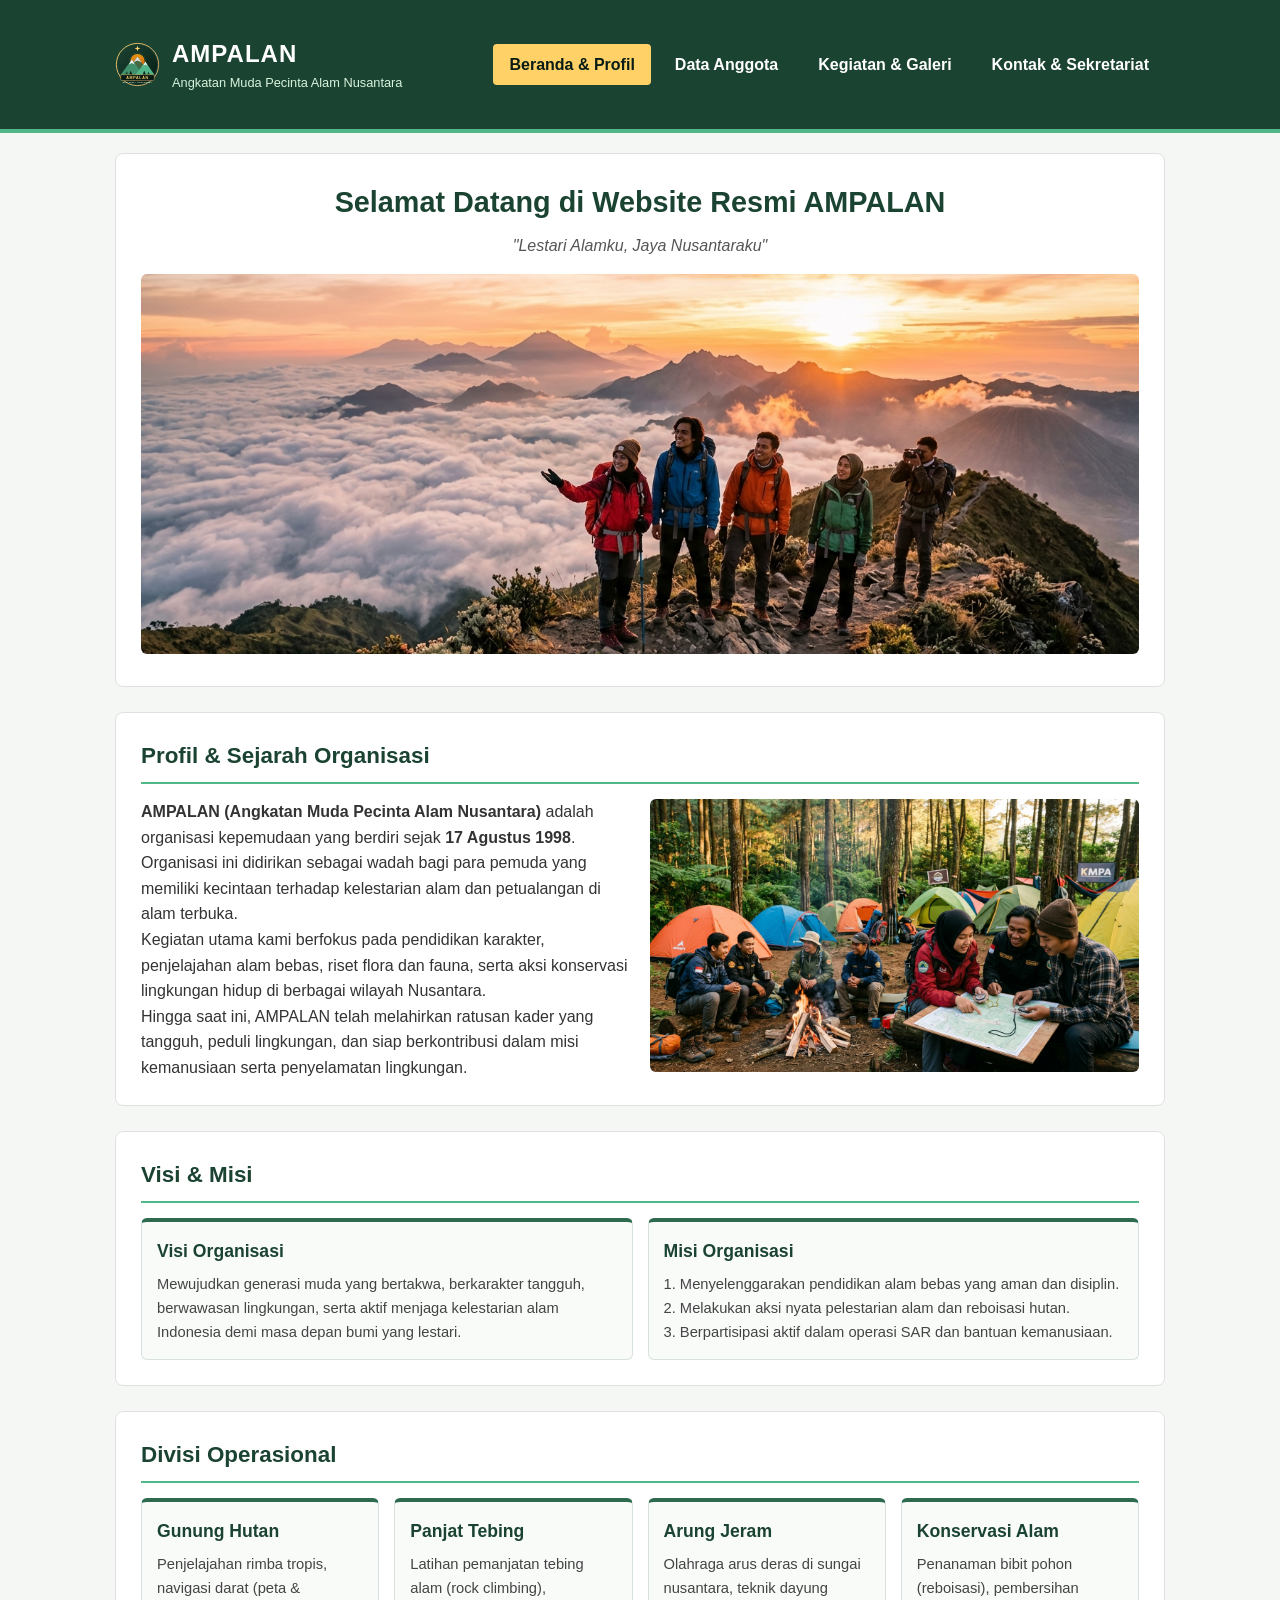
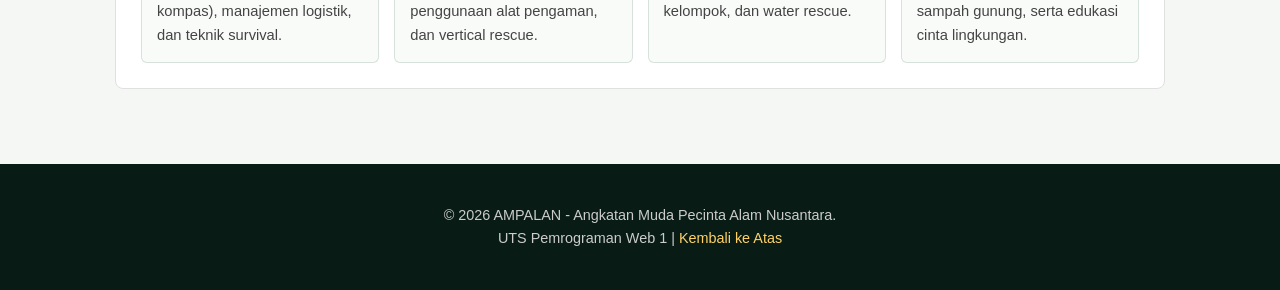
<file: index.html>
<!DOCTYPE html>
<html lang="id">
<head>
  <meta charset="UTF-8">
  <meta name="viewport" content="width=device-width, initial-scale=1.0">
  <title>Profil Organisasi AMPALAN - Angkatan Muda Pecinta Alam Nusantara</title>
  <link rel="stylesheet" href="assets/css/style.css">
</head>
<body>

  <header>
    <div class="container header-wrapper">
      <!-- Komponen Logo dan Nama Organisasi -->
      <div class="logo-area">
        <img src="assets/images/logo.svg" alt="Logo AMPALAN">
        <div>
          <h1>AMPALAN</h1>
          <p>Angkatan Muda Pecinta Alam Nusantara</p>
        </div>
      </div>

      <nav>
        <ul>
          <li><a href="index.html" class="active">Beranda & Profil</a></li>
          <li><a href="anggota.html">Data Anggota</a></li>
          <li><a href="kegiatan.html">Kegiatan & Galeri</a></li>
          <li><a href="kontak.html">Kontak & Sekretariat</a></li>
        </ul>
      </nav>
    </div>
  </header>

  <main class="container">

    <div class="banner">
      <h2>Selamat Datang di Website Resmi AMPALAN</h2>
      <p><em>"Lestari Alamku, Jaya Nusantaraku"</em></p>
      <img src="assets/images/puncak.jpg" alt="Pendaki AMPALAN di Puncak Gunung Nusantara">
    </div>

    <section>
      <h2 class="section-title">Profil & Sejarah Organisasi</h2>
      <div class="profil-content">
        <div class="profil-teks">
          <p>
            <strong>AMPALAN (Angkatan Muda Pecinta Alam Nusantara)</strong> adalah organisasi kepemudaan yang berdiri sejak <strong>17 Agustus 1998</strong>. Organisasi ini didirikan sebagai wadah bagi para pemuda yang memiliki kecintaan terhadap kelestarian alam dan petualangan di alam terbuka.
          </p>
          <p>
            Kegiatan utama kami berfokus pada pendidikan karakter, penjelajahan alam bebas, riset flora dan fauna, serta aksi konservasi lingkungan hidup di berbagai wilayah Nusantara.
          </p>
          <p>
            Hingga saat ini, AMPALAN telah melahirkan ratusan kader yang tangguh, peduli lingkungan, dan siap berkontribusi dalam misi kemanusiaan serta penyelamatan lingkungan.
          </p>
        </div>

        <div class="profil-gambar">
          <img src="assets/images/tentang.jpg" alt="Kegiatan Orientasi dan Navigasi Darat AMPALAN">
        </div>
      </div>
    </section>

    <section>
      <h2 class="section-title">Visi & Misi</h2>
      <div class="card-container">
        <!-- Card Visi -->
        <div class="card">
          <h3>Visi Organisasi</h3>
          <p>
            Mewujudkan generasi muda yang bertakwa, berkarakter tangguh, berwawasan lingkungan, serta aktif menjaga kelestarian alam Indonesia demi masa depan bumi yang lestari.
          </p>
        </div>

        <div class="card">
          <h3>Misi Organisasi</h3>
          <p>1. Menyelenggarakan pendidikan alam bebas yang aman dan disiplin.</p>
          <p>2. Melakukan aksi nyata pelestarian alam dan reboisasi hutan.</p>
          <p>3. Berpartisipasi aktif dalam operasi SAR dan bantuan kemanusiaan.</p>
        </div>
      </div>
    </section>

    <section>
      <h2 class="section-title">Divisi Operasional</h2>
      <div class="card-container">
        <div class="card">
          <h3>Gunung Hutan</h3>
          <p>Penjelajahan rimba tropis, navigasi darat (peta & kompas), manajemen logistik, dan teknik survival.</p>
        </div>
        <div class="card">
          <h3>Panjat Tebing</h3>
          <p>Latihan pemanjatan tebing alam (rock climbing), penggunaan alat pengaman, dan vertical rescue.</p>
        </div>
        <div class="card">
          <h3>Arung Jeram</h3>
          <p>Olahraga arus deras di sungai nusantara, teknik dayung kelompok, dan water rescue.</p>
        </div>
        <div class="card">
          <h3>Konservasi Alam</h3>
          <p>Penanaman bibit pohon (reboisasi), pembersihan sampah gunung, serta edukasi cinta lingkungan.</p>
        </div>
      </div>
    </section>

  </main>

  <footer>
    <div class="container">
      <p>&copy; 2026 AMPALAN - Angkatan Muda Pecinta Alam Nusantara.</p>
      <p>UTS Pemrograman Web 1 | <a href="index.html">Kembali ke Atas</a></p>
    </div>
  </footer>

</body>
</html>
</file>
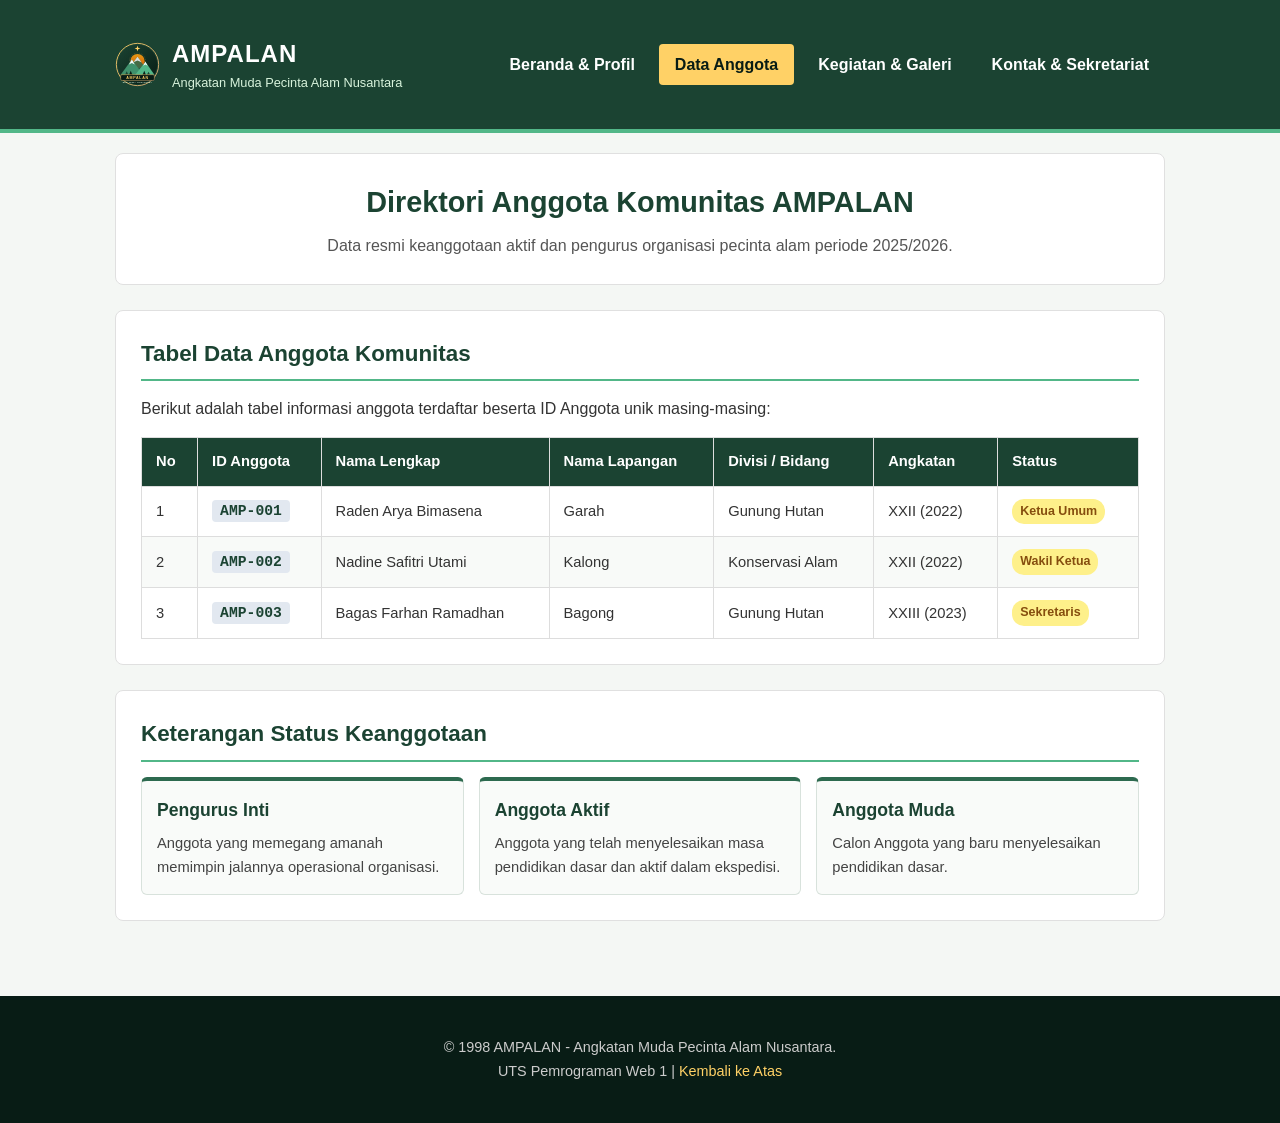
<file: anggota.html>
<!DOCTYPE html>
<html lang="id">
<head>
  <meta charset="UTF-8">
  <meta name="viewport" content="width=device-width, initial-scale=1.0">
  <title>Data Anggota Komunitas - AMPALAN</title>
  <link rel="stylesheet" href="assets/css/style.css">
</head>
<body>

  <header>
    <div class="container header-wrapper">
      <div class="logo-area">
        <img src="assets/images/logo.svg" alt="Logo AMPALAN">
        <div>
          <h1>AMPALAN</h1>
          <p>Angkatan Muda Pecinta Alam Nusantara</p>
        </div>
      </div>

      <nav>
        <ul>
          <li><a href="index.html">Beranda & Profil</a></li>
          <li><a href="anggota.html" class="active">Data Anggota</a></li>
          <li><a href="kegiatan.html">Kegiatan & Galeri</a></li>
          <li><a href="kontak.html">Kontak & Sekretariat</a></li>
        </ul>
      </nav>
    </div>
  </header>

  <main class="container">

    
    <div class="banner">
      <h2>Direktori Anggota Komunitas AMPALAN</h2>
      <p>Data resmi keanggotaan aktif dan pengurus organisasi pecinta alam periode 2025/2026.</p>
    </div>

    <section>
      <h2 class="section-title">Tabel Data Anggota Komunitas</h2>
      <p>Berikut adalah tabel informasi anggota terdaftar beserta ID Anggota unik masing-masing:</p>

      <div class="table-wrapper">
        <table>
          <thead>
            <tr>
              <th>No</th>
              <th>ID Anggota</th>
              <th>Nama Lengkap</th>
              <th>Nama Lapangan</th>
              <th>Divisi / Bidang</th>
              <th>Angkatan</th>
              <th>Status</th>
            </tr>
          </thead>
          <tbody>
            <tr>
              <td>1</td>
              <td><span class="id-badge">AMP-001</span></td>
              <td>Raden Arya Bimasena</td>
              <td>Garah</td>
              <td>Gunung Hutan</td>
              <td>XXII (2022)</td>
              <td><span class="status-badge inti">Ketua Umum</span></td>
            </tr>
            <tr>
              <td>2</td>
              <td><span class="id-badge">AMP-002</span></td>
              <td>Nadine Safitri Utami</td>
              <td>Kalong</td>
              <td>Konservasi Alam</td>
              <td>XXII (2022)</td>
              <td><span class="status-badge inti">Wakil Ketua</span></td>
            </tr>
            <tr>
              <td>3</td>
              <td><span class="id-badge">AMP-003</span></td>
              <td>Bagas Farhan Ramadhan</td>
              <td>Bagong</td>
              <td>Gunung Hutan</td>
              <td>XXIII (2023)</td>
              <td><span class="status-badge inti">Sekretaris</span></td>
            </tr>
          </tbody>
        </table>
      </div>
    </section>

    <section>
      <h2 class="section-title">Keterangan Status Keanggotaan</h2>
      <div class="card-container">
        <div class="card">
          <h3>Pengurus Inti</h3>
          <p>Anggota yang memegang amanah memimpin jalannya operasional organisasi.</p>
        </div>
        <div class="card">
          <h3>Anggota Aktif</h3>
          <p>Anggota yang telah menyelesaikan masa pendidikan dasar dan aktif dalam ekspedisi.</p>
        </div>
        <div class="card">
          <h3>Anggota Muda</h3>
          <p>Calon Anggota yang baru menyelesaikan pendidikan dasar.</p>
        </div>
      </div>
    </section>

  </main>

  <footer>
    <div class="container">
      <p>&copy; 1998 AMPALAN - Angkatan Muda Pecinta Alam Nusantara.</p>
      <p>UTS Pemrograman Web 1 | <a href="anggota.html">Kembali ke Atas</a></p>
    </div>
  </footer>

</body>
</html>
</file>
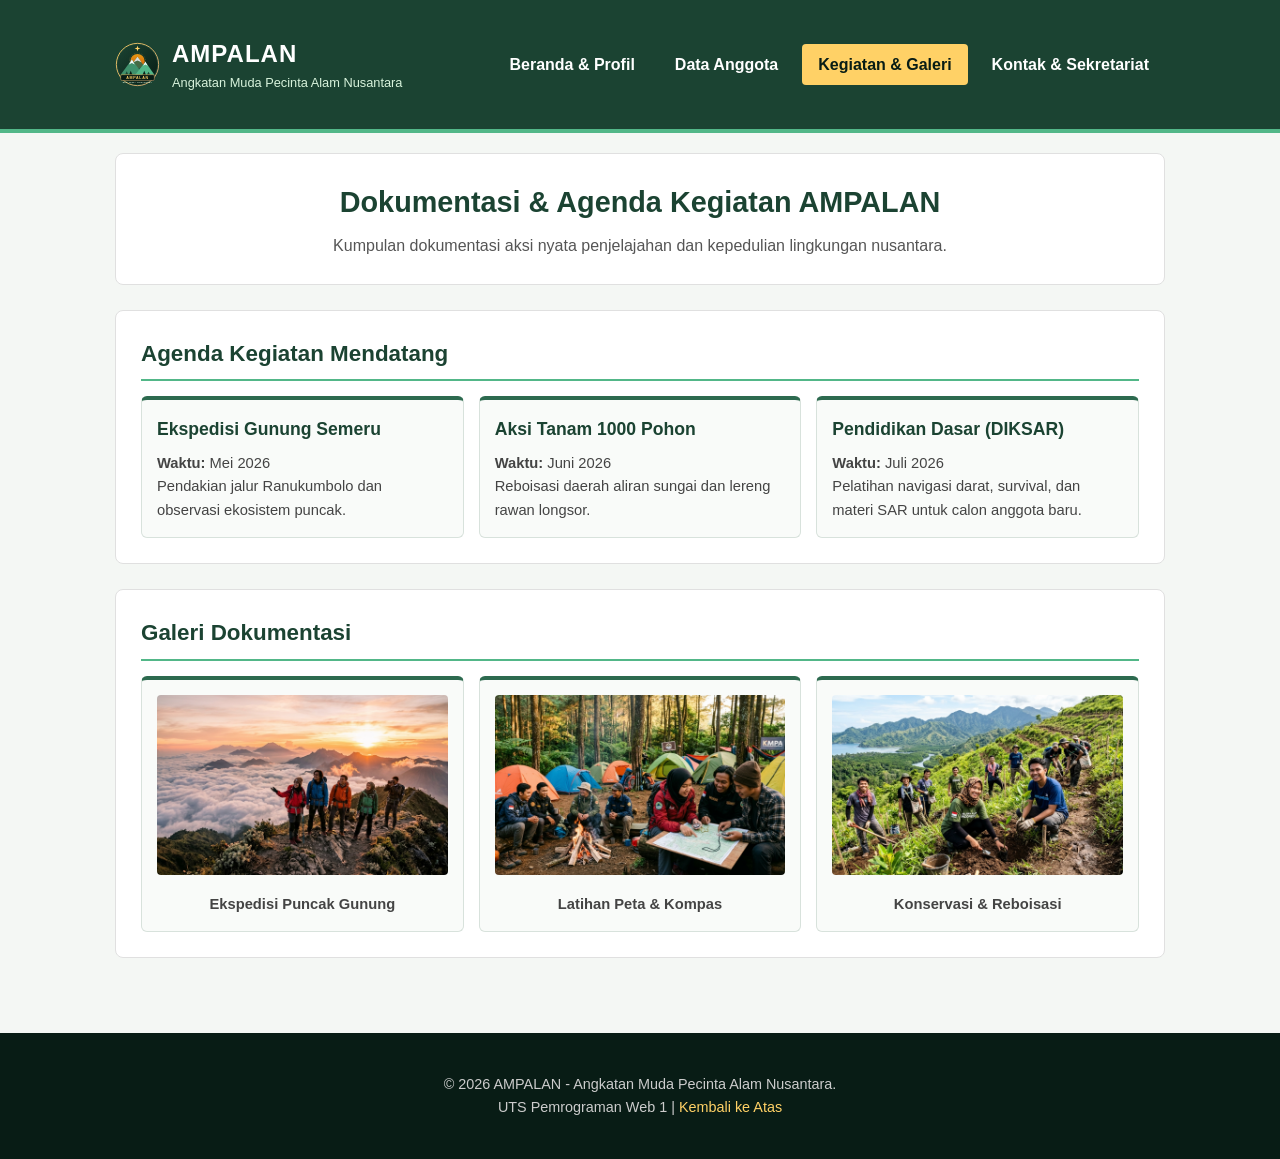
<file: kegiatan.html>
<!DOCTYPE html>
<html lang="id">
<head>
  <meta charset="UTF-8">
  <meta name="viewport" content="width=device-width, initial-scale=1.0">
  <title>Kegiatan & Galeri - AMPALAN</title>
  <link rel="stylesheet" href="assets/css/style.css">
</head>
<body>

  <header>
    <div class="container header-wrapper">
      <div class="logo-area">
        <img src="assets/images/logo.svg" alt="Logo AMPALAN">
        <div>
          <h1>AMPALAN</h1>
          <p>Angkatan Muda Pecinta Alam Nusantara</p>
        </div>
      </div>

      <nav>
        <ul>
          <li><a href="index.html">Beranda & Profil</a></li>
          <li><a href="anggota.html">Data Anggota</a></li>
          <li><a href="kegiatan.html" class="active">Kegiatan & Galeri</a></li>
          <li><a href="kontak.html">Kontak & Sekretariat</a></li>
        </ul>
      </nav>
    </div>
  </header>

  <main class="container">

    <div class="banner">
      <h2>Dokumentasi & Agenda Kegiatan AMPALAN</h2>
      <p>Kumpulan dokumentasi aksi nyata penjelajahan dan kepedulian lingkungan nusantara.</p>
    </div>

    <section>
      <h2 class="section-title">Agenda Kegiatan Mendatang</h2>
      <div class="card-container">
        <div class="card">
          <h3>Ekspedisi Gunung Semeru</h3>
          <p><strong>Waktu:</strong> Mei 2026</p>
          <p>Pendakian jalur Ranukumbolo dan observasi ekosistem puncak.</p>
        </div>
        <div class="card">
          <h3>Aksi Tanam 1000 Pohon</h3>
          <p><strong>Waktu:</strong> Juni 2026</p>
          <p>Reboisasi daerah aliran sungai dan lereng rawan longsor.</p>
        </div>
        <div class="card">
          <h3>Pendidikan Dasar (DIKSAR)</h3>
          <p><strong>Waktu:</strong> Juli 2026</p>
          <p>Pelatihan navigasi darat, survival, dan materi SAR untuk calon anggota baru.</p>
        </div>
      </div>
    </section>

    <section>
      <h2 class="section-title">Galeri Dokumentasi</h2>
      <div class="card-container">
        <div class="card" style="text-align: center;">
          <img src="assets/images/puncak.jpg" alt="Ekspedisi Puncak" style="width: 100%; height: 180px; object-fit: cover; border-radius: 4px;">
          <p style="margin-top: 10px; font-weight: 600;">Ekspedisi Puncak Gunung</p>
        </div>
        <div class="card" style="text-align: center;">
          <img src="assets/images/tentang.jpg" alt="Latihan Navigasi" style="width: 100%; height: 180px; object-fit: cover; border-radius: 4px;">
          <p style="margin-top: 10px; font-weight: 600;">Latihan Peta & Kompas</p>
        </div>
        <div class="card" style="text-align: center;">
          <img src="assets/images/tanam.jpg" alt="Aksi Penanaman Pohon" style="width: 100%; height: 180px; object-fit: cover; border-radius: 4px;">
          <p style="margin-top: 10px; font-weight: 600;">Konservasi & Reboisasi</p>
        </div>
      </div>
    </section>

  </main>

  <footer>
    <div class="container">
      <p>&copy; 2026 AMPALAN - Angkatan Muda Pecinta Alam Nusantara.</p>
      <p>UTS Pemrograman Web 1 | <a href="kegiatan.html">Kembali ke Atas</a></p>
    </div>
  </footer>

</body>
</html>
</file>
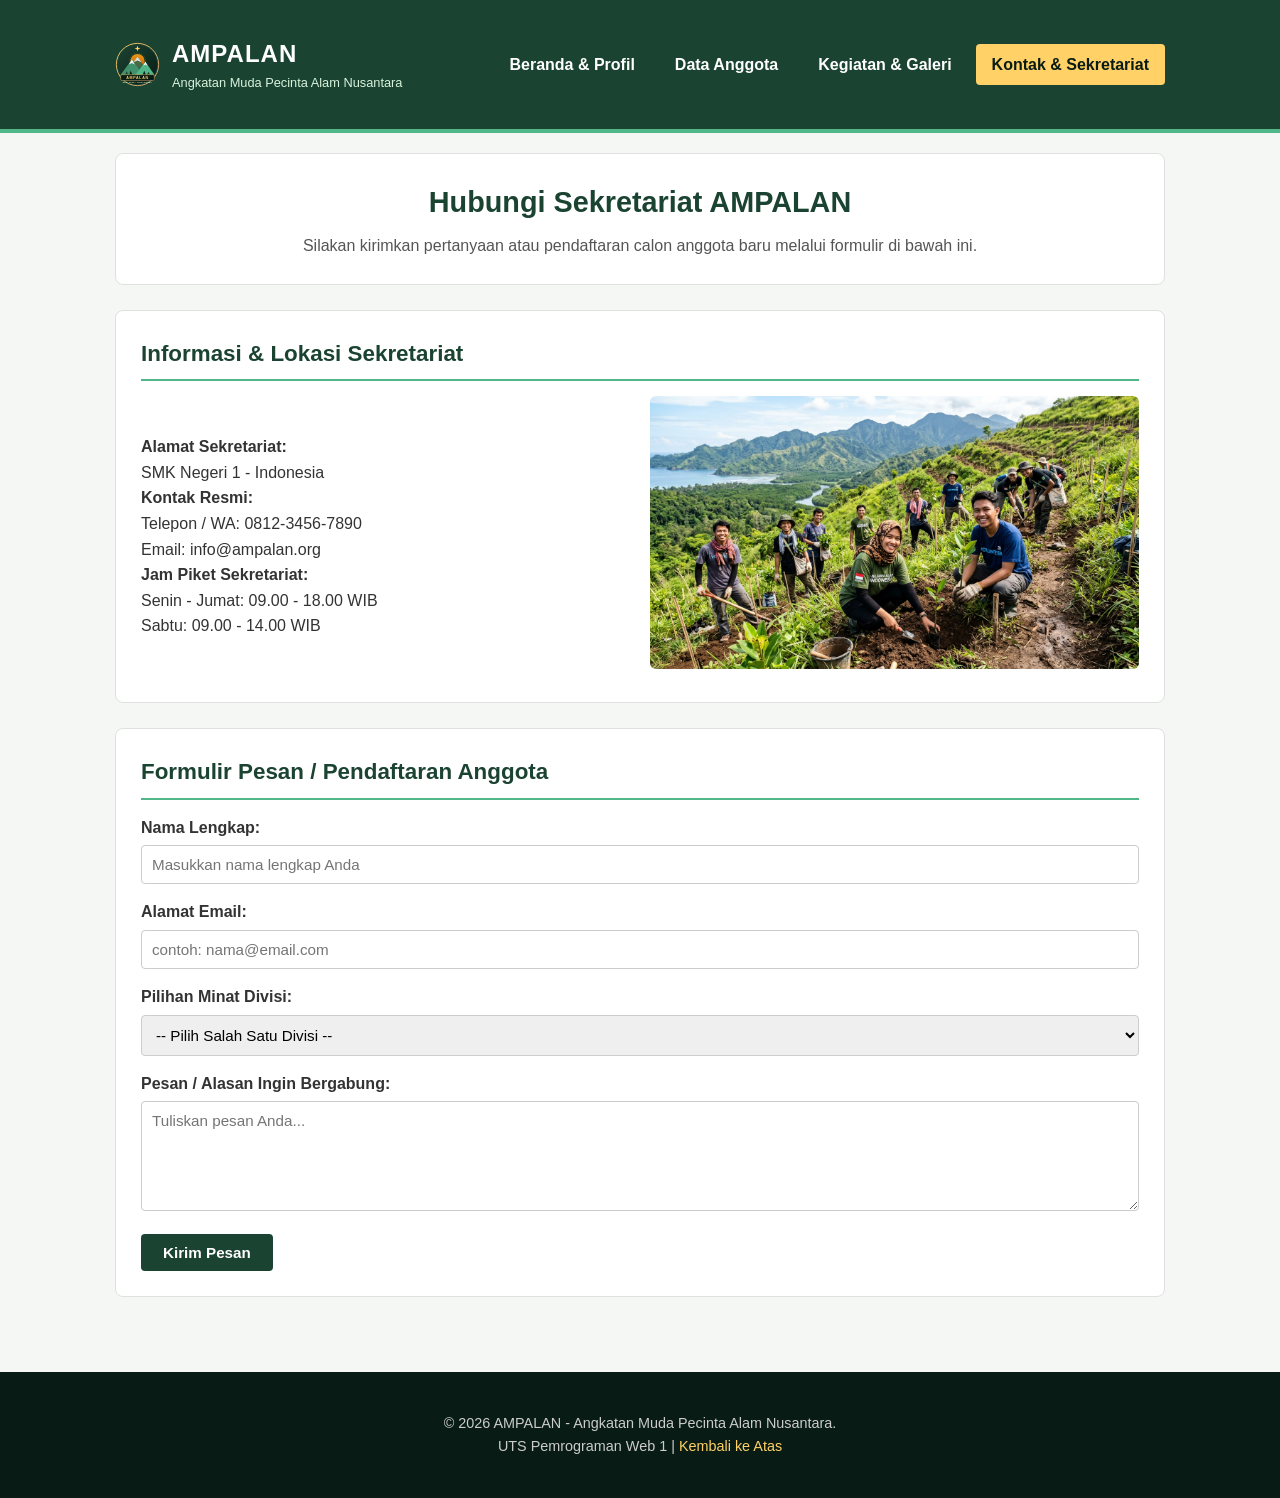
<file: kontak.html>
<!DOCTYPE html>
<html lang="id">
<head>
  <meta charset="UTF-8">
  <meta name="viewport" content="width=device-width, initial-scale=1.0">
  <title>Kontak & Sekretariat - AMPALAN</title>
  <link rel="stylesheet" href="assets/css/style.css">
</head>
<body>

  <header>
    <div class="container header-wrapper">
      <div class="logo-area">
        <img src="assets/images/logo.svg" alt="Logo AMPALAN">
        <div>
          <h1>AMPALAN</h1>
          <p>Angkatan Muda Pecinta Alam Nusantara</p>
        </div>
      </div>

      <nav>
        <ul>
          <li><a href="index.html">Beranda & Profil</a></li>
          <li><a href="anggota.html">Data Anggota</a></li>
          <li><a href="kegiatan.html">Kegiatan & Galeri</a></li>
          <li><a href="kontak.html" class="active">Kontak & Sekretariat</a></li>
        </ul>
      </nav>
    </div>
  </header>

  <main class="container">

    <div class="banner">
      <h2>Hubungi Sekretariat AMPALAN</h2>
      <p>Silakan kirimkan pertanyaan atau pendaftaran calon anggota baru melalui formulir di bawah ini.</p>
    </div>

    <section>
      <h2 class="section-title">Informasi & Lokasi Sekretariat</h2>
      <div class="profil-content">

        <div class="profil-teks">
          <p><strong>Alamat Sekretariat:</strong><br>
          SMK Negeri 1 - Indonesia</p>
          
          <p><strong>Kontak Resmi:</strong><br>
          Telepon / WA: 0812-3456-7890<br>
          Email: info@ampalan.org</p>

          <p><strong>Jam Piket Sekretariat:</strong><br>
          Senin - Jumat: 09.00 - 18.00 WIB<br>
          Sabtu: 09.00 - 14.00 WIB</p>
        </div>

        <div class="profil-gambar">
          <img src="assets/images/tanam.jpg" alt="Aksi Penanaman Pohon AMPALAN">
        </div>
      </div>
    </section>

    <section>
      <h2 class="section-title">Formulir Pesan / Pendaftaran Anggota</h2>
      <form action="#" method="post" onsubmit="event.preventDefault(); alert('Pesan Anda berhasil dikirim ke sekretariat AMPALAN!');">
        <div class="form-group">
          <label for="nama">Nama Lengkap:</label>
          <input type="text" id="nama" name="nama" placeholder="Masukkan nama lengkap Anda" required>
        </div>

        <div class="form-group">
          <label for="email">Alamat Email:</label>
          <input type="email" id="email" name="email" placeholder="contoh: nama@email.com" required>
        </div>

        <div class="form-group">
          <label for="divisi">Pilihan Minat Divisi:</label>
          <select id="divisi" name="divisi" required>
            <option value="">-- Pilih Salah Satu Divisi --</option>
            <option value="gunung">Gunung Hutan</option>
            <option value="panjat">Panjat Tebing</option>
            <option value="arung">Arung Jeram</option>
            <option value="konservasi">Konservasi Lingkungan</option>
          </select>
        </div>

        <div class="form-group">
          <label for="pesan">Pesan / Alasan Ingin Bergabung:</label>
          <textarea id="pesan" name="pesan" placeholder="Tuliskan pesan Anda..." required></textarea>
        </div>

        <button type="submit" class="btn-submit">Kirim Pesan</button>
      </form>
    </section>

  </main>

  <footer>
    <div class="container">
      <p>&copy; 2026 AMPALAN - Angkatan Muda Pecinta Alam Nusantara.</p>
      <p>UTS Pemrograman Web 1 | <a href="kontak.html">Kembali ke Atas</a></p>
    </div>
  </footer>

</body>
</html>
</file>
<file: assets/css/style.css>
/* 1. pengaturan dasar */
* {
  margin: 0;
  padding: 0;
  box-sizing: border-box;
}

body {
  font-family: 'Segoe UI', Tahoma, Geneva, Verdana, sans-serif;
  background-color: #f4f7f4;
  color: #333333;
  line-height: 1.6;
}

/* 2. container (pembungkus konten agar rapi di tengah) */
.container {
  width: 90%;
  max-width: 1050px;
  margin: 0 auto;
  padding: 20px 0;
}

/* 3. header dan navigasi */
header {
  background-color: #1b4332;
  color: #ffffff;
  padding: 15px 0;
  border-bottom: 4px solid #52b788;
}

.header-wrapper {
  display: flex;
  justify-content: space-between;
  align-items: center;
  flex-wrap: wrap;
  gap: 10px;
}

.logo-area {
  display: flex;
  align-items: center;
  gap: 12px;
}

.logo-area img {
  width: 45px;
  height: 45px;
}

.logo-area h1 {
  font-size: 1.5rem;
  letter-spacing: 1px;
}

.logo-area p {
  font-size: 0.8rem;
  color: #d8f3dc;
}

/* navigasi menggunakan tag <nav>, <ul>, <li>, dan <a> */
nav ul {
  display: flex;
  list-style: none;
  gap: 8px;
}

nav ul li a {
  display: inline-block;
  color: #ffffff;
  text-decoration: none;
  font-weight: 600;
  padding: 8px 16px;
  border-radius: 4px;
  transition: background-color 0.3s;
}

nav ul li a:hover {
  background-color: #2d6a4f;
}

nav ul li a.active {
  background-color: #ffd166;
  color: #081c15;
}

/* 4. banner & gambar profil */
.banner {
  text-align: center;
  background-color: #ffffff;
  padding: 25px;
  border-radius: 8px;
  margin-bottom: 25px;
  border: 1px solid #e0e0e0;
}

.banner img {
  width: 100%;
  max-height: 380px;
  object-fit: cover;
  border-radius: 6px;
  margin-top: 15px;
}

.banner h2 {
  color: #1b4332;
  font-size: 1.8rem;
  margin-bottom: 8px;
}

.banner p {
  color: #555555;
  font-size: 1rem;
}

/* 5. section & konten */
section {
  background-color: #ffffff;
  padding: 25px;
  border-radius: 8px;
  margin-bottom: 25px;
  border: 1px solid #e0e0e0;
}

section h2.section-title {
  color: #1b4332;
  border-bottom: 2px solid #52b788;
  padding-bottom: 8px;
  margin-bottom: 15px;
  font-size: 1.4rem;
}

.profil-content {
  display: flex;
  gap: 20px;
  align-items: center;
  flex-wrap: wrap;
}

.profil-teks {
  flex: 1;
  min-width: 280px;
}

.profil-gambar {
  flex: 1;
  min-width: 280px;
}

.profil-gambar img {
  width: 100%;
  border-radius: 6px;
}

/* 6. komponen card dengan tag <div> */
.card-container {
  display: flex;
  gap: 15px;
  flex-wrap: wrap;
  margin-top: 15px;
}

.card {
  flex: 1;
  min-width: 220px;
  background-color: #f9fbf9;
  border: 1px solid #d8e2dc;
  border-top: 4px solid #2d6a4f;
  padding: 15px;
  border-radius: 6px;
}

.card h3 {
  color: #1b4332;
  font-size: 1.1rem;
  margin-bottom: 8px;
}

.card p {
  font-size: 0.92rem;
  color: #444444;
}

/* 7. Styling tabel */
.table-wrapper {
  overflow-x: auto;
  margin-top: 15px;
}

table {
  width: 100%;
  border-collapse: collapse;
  background-color: #ffffff;
}

table thead {
  background-color: #1b4332;
  color: #ffffff;
}

table th, table td {
  border: 1px solid #dddddd;
  padding: 12px 14px;
  text-align: left;
  font-size: 0.92rem;
}

table tbody tr:nth-child(even) {
  background-color: #f8faf8;
}

table tbody tr:hover {
  background-color: #eef6f0;
}

/* badge ID dan status */
.id-badge {
  font-family: monospace;
  font-weight: bold;
  background-color: #e2e8f0;
  padding: 3px 8px;
  border-radius: 4px;
  color: #1b4332;
}

.status-badge {
  display: inline-block;
  font-size: 0.78rem;
  font-weight: bold;
  padding: 3px 8px;
  border-radius: 12px;
  background-color: #d8f3dc;
  color: #1b4332;
}

.status-badge.inti {
  background-color: #fef08a;
  color: #854d0e;
}

/* 8. formulir kontak */
.form-group {
  margin-bottom: 15px;
}

.form-group label {
  display: block;
  font-weight: 600;
  margin-bottom: 5px;
}

.form-group input,
.form-group select,
.form-group textarea {
  width: 100%;
  padding: 10px;
  border: 1px solid #cccccc;
  border-radius: 4px;
  font-family: inherit;
  font-size: 0.95rem;
}

.form-group textarea {
  height: 110px;
  resize: vertical;
}

.btn-submit {
  background-color: #1b4332;
  color: #ffffff;
  padding: 10px 22px;
  border: none;
  border-radius: 4px;
  font-weight: bold;
  font-size: 0.95rem;
  cursor: pointer;
}

.btn-submit:hover {
  background-color: #2d6a4f;
}

/* 9. Footer Semantik */
footer {
  background-color: #081c15;
  color: #cccccc;
  text-align: center;
  padding: 20px 0;
  margin-top: 30px;
  font-size: 0.9rem;
}

footer a {
  color: #ffd166;
  text-decoration: none;
}

/* 10. desain responsif */
@media (max-width: 768px) {
  .header-wrapper {
    flex-direction: column;
    text-align: center;
  }
  
  nav ul {
    flex-wrap: wrap;
    justify-content: center;
  }

  .profil-content {
    flex-direction: column;
  }
}
</file>
